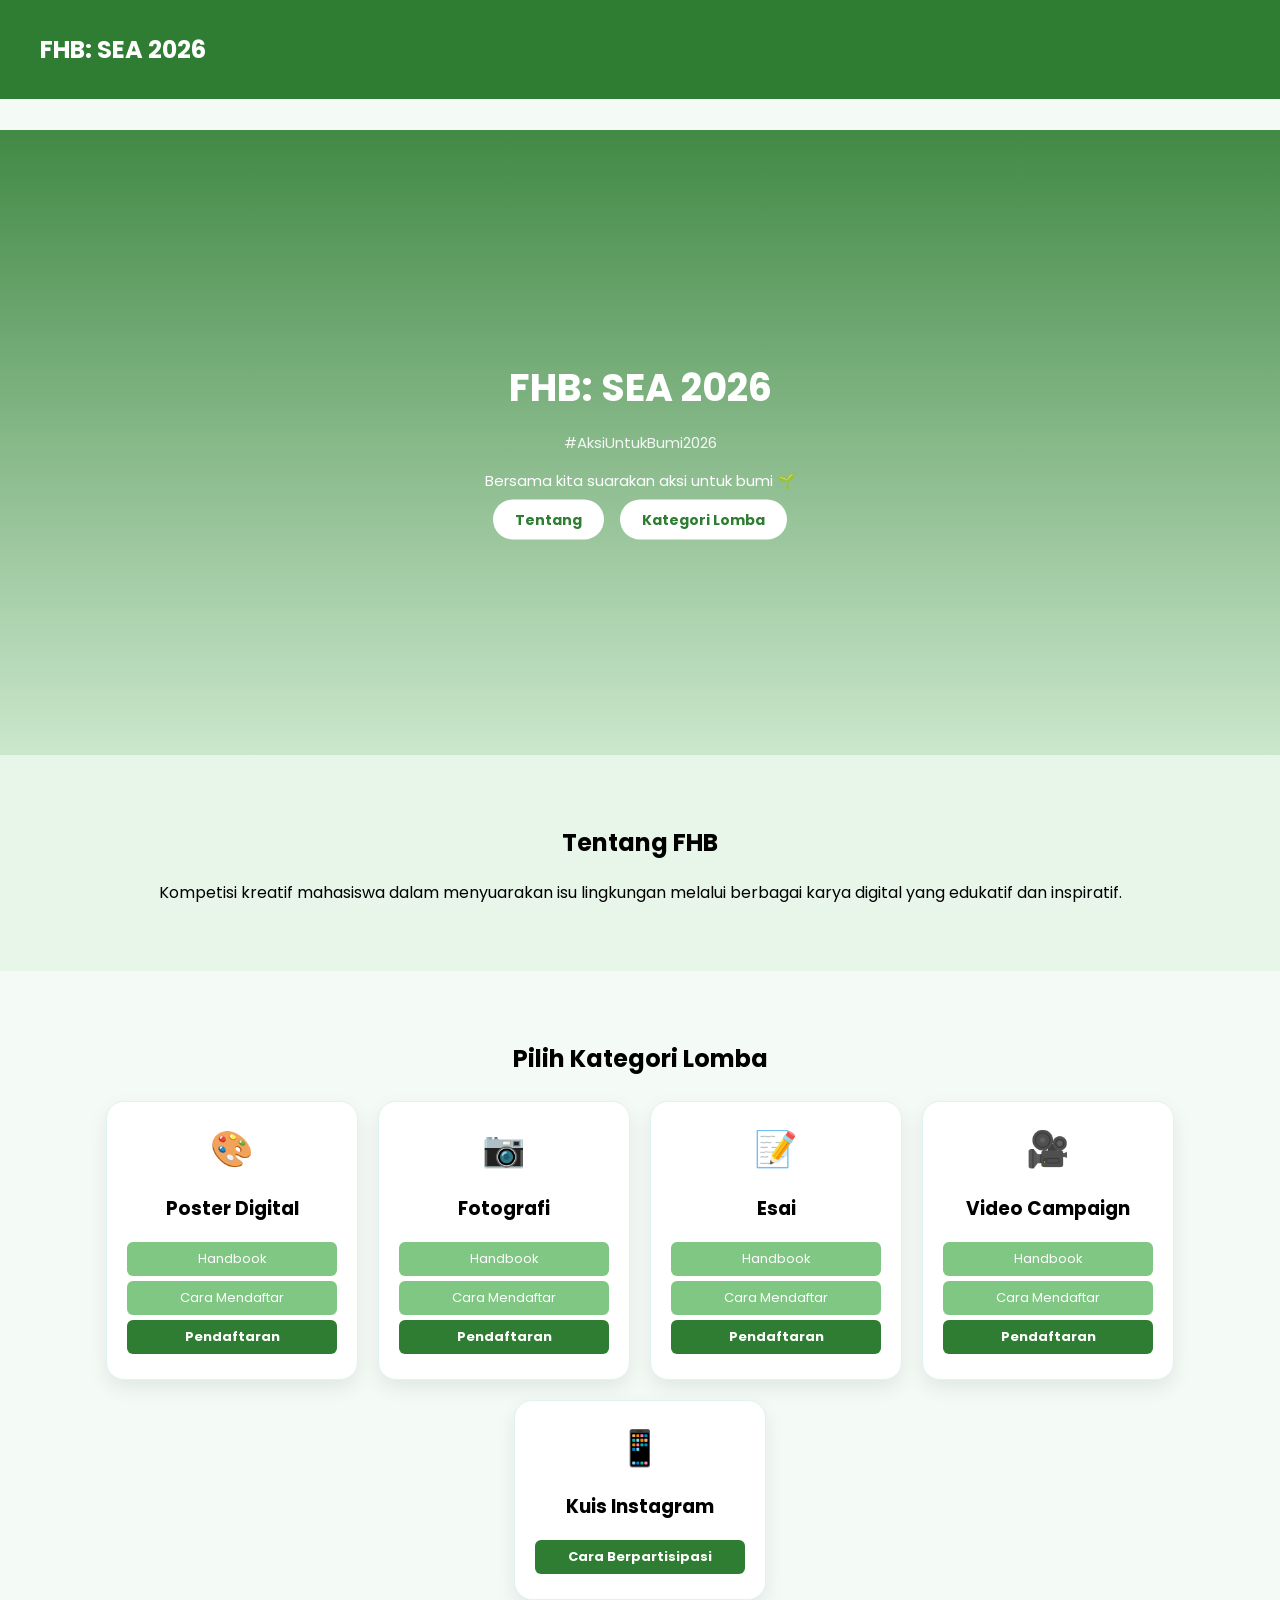
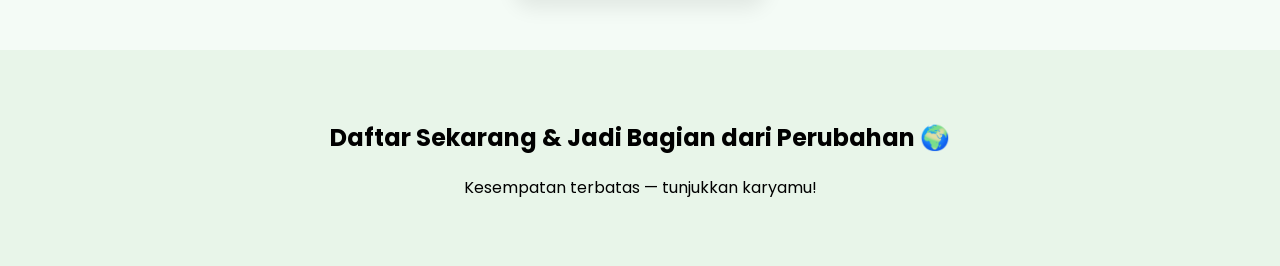
<file: index.html>
<!DOCTYPE html>
<html lang="id">
<head>
<meta charset="UTF-8">
<meta name="viewport" content="width=device-width, initial-scale=1.0">
<title>FHB SEA 2026</title>

<link href="https://fonts.googleapis.com/css2?family=Poppins:wght@300;500;700&display=swap" rel="stylesheet">
<link rel="stylesheet" href="style.css">

</head>

<body>

<nav>
  <h2>FHB: SEA 2026</h2>
</nav>

<!-- HERO -->
<section class="header">
  <div class="overlay"></div>

  <div class="content">
    <h1>FHB: SEA 2026</h1>
    <p class="tagline">#AksiUntukBumi2026</p>
    <p>Bersama kita suarakan aksi untuk bumi 🌱</p>

    <div class="buttons">
      <a href="#tentang">Tentang</a>
      <a href="#kategori">Kategori Lomba</a>
    </div>
  </div>
</section>

<!-- TENTANG -->
<section id="tentang" class="tentang reveal">
  <h2>Tentang FHB</h2>
  <p>
    Kompetisi kreatif mahasiswa dalam menyuarakan isu lingkungan melalui berbagai karya digital
    yang edukatif dan inspiratif.
  </p>
</section>

<!-- KATEGORI -->
<section id="kategori" class="kategori">
  <h2 class="reveal">Pilih Kategori Lomba</h2>

  <div class="card-container">

    <div class="card reveal">
      <div class="icon">🎨</div>
      <h3>Poster Digital</h3>
      <a href="#">Handbook</a>
      <a href="cara-poster.html">Cara Mendaftar</a>
      <a href="#">Pendaftaran</a>
    </div>

    <div class="card reveal">
      <div class="icon">📷</div>
      <h3>Fotografi</h3>
      <a href="#">Handbook</a>
      <a href="cara-foto.html">Cara Mendaftar</a>
      <a href="#">Pendaftaran</a>
    </div>

    <div class="card reveal">
      <div class="icon">📝</div>
      <h3>Esai</h3>
      <a href="#">Handbook</a>
      <a href="cara-esai.html">Cara Mendaftar</a>
      <a href="#">Pendaftaran</a>
    </div>

    <div class="card reveal">
      <div class="icon">🎥</div>
      <h3>Video Campaign</h3>
      <a href="#">Handbook</a>
      <a href="cara-video.html">Cara Mendaftar</a>
      <a href="#">Pendaftaran</a>
    </div>

    <div class="card reveal">
      <div class="icon">📱</div>
      <h3>Kuis Instagram</h3>
      <a href="cara-kuis.html">Cara Berpartisipasi</a>
    </div>

  </div>
</section>

<!-- CTA -->
<section class="cta reveal">
  <h2>Daftar Sekarang & Jadi Bagian dari Perubahan 🌍</h2>
  <p>Kesempatan terbatas — tunjukkan karyamu!</p>
</section>

<script src="script.js"></script>

</body>
</html>
</file>
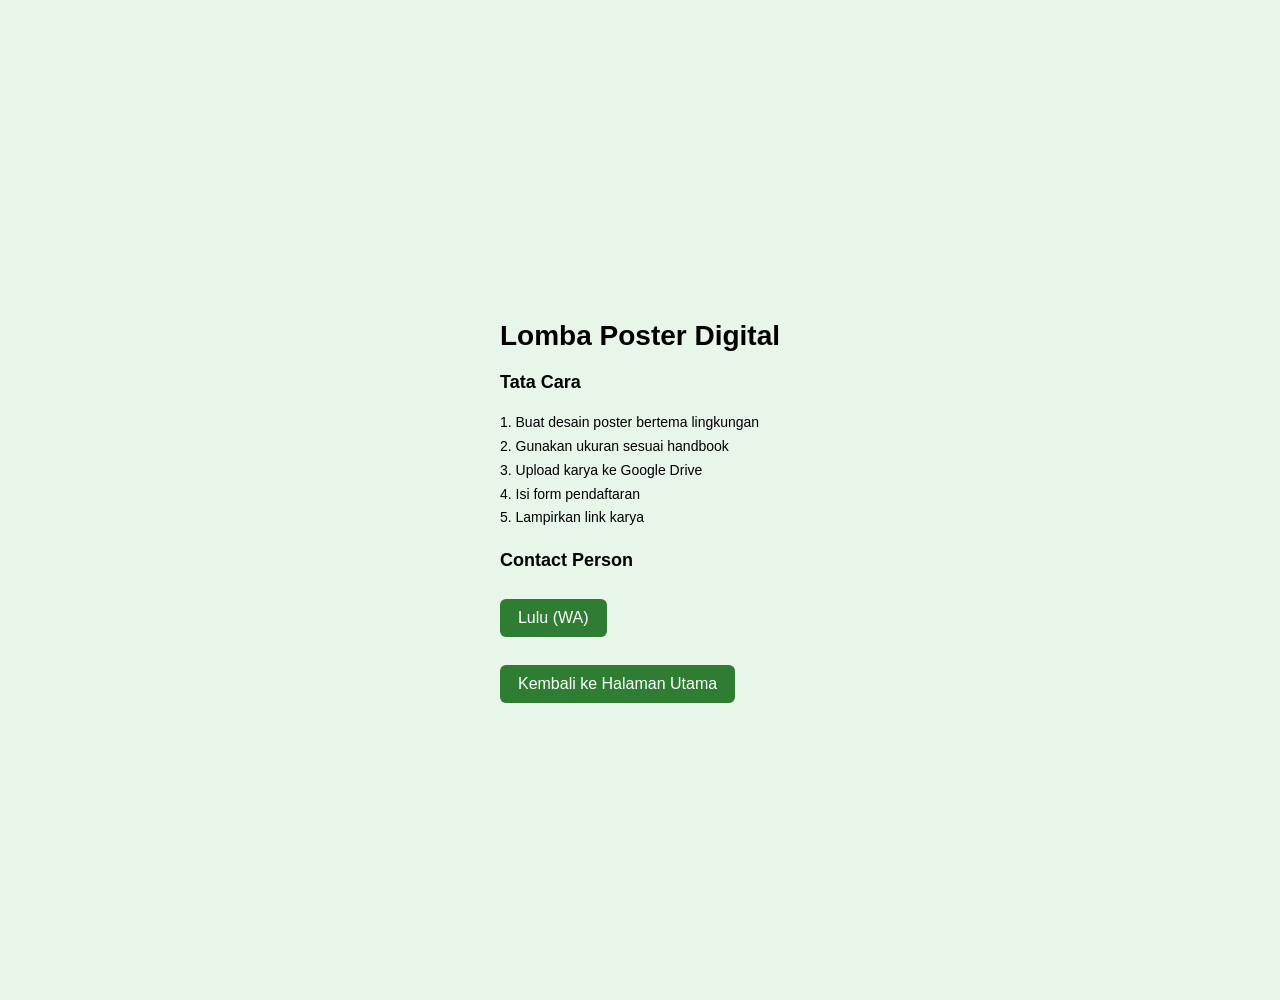
<file: cara-esai.html>
<!DOCTYPE html>
<html lang="id">
<head>
<meta charset="UTF-8">
<meta name="viewport" content="width=device-width, initial-scale=1.0">
<title>Cara Mendaftar Poster</title>
<link rel="stylesheet" href="style.css">
</head>

<body>

<section class="tentang halaman-cara">

  <div class="container-konten">

    <h2>Lomba Poster Digital</h2>

    <h3>Tata Cara</h3>
    <p>
      1. Buat desain poster bertema lingkungan<br>
      2. Gunakan ukuran sesuai handbook<br>
      3. Upload karya ke Google Drive<br>
      4. Isi form pendaftaran<br>
      5. Lampirkan link karya
    </p>

    <h3>Contact Person</h3>
    <a class="btn" href="https://wa.me/6281318195588">Lulu (WA)</a>

    <br><br>

    <a class="btn" href="index.html">Kembali ke Halaman Utama</a>

  </div>

</section>

</body>
</html>
</file>
<file: style.css>
html {
  scroll-behavior: smooth;
}

body {
  margin: 0;
  font-family: 'Poppins', sans-serif;
  background: #f4fbf6;
}

/* NAVBAR */
nav {
  position: sticky;
  top: 0;
  padding: 12px 40px;
  background: #2e7d32;
  color: white;
  z-index: 1000;
  transition: 0.3s;
}

nav.scrolled {
  box-shadow: 0 4px 15px rgba(0,0,0,0.1);
}

/* HERO */
.header {
  height: 70vh;
  background: url('https://images.unsplash.com/photo-1501004318641-b39e6451bec6') center/cover;
  position: relative;
  margin-bottom: -5px; /* FIX garis putih */
}

.overlay {
  position: absolute;
  width: 100%;
  height: 100%;
  background: linear-gradient(to bottom, rgba(46,125,50,0.9), rgba(200,230,201,0.9));
}

.content {
  position: relative;
  top: 50%;
  transform: translateY(-50%);
  text-align: center;
  color: white;
  padding: 0 15px;
}

.content h1 {
  font-size: 38px;
  margin-bottom: 5px;
}

.tagline {
  font-size: 14px;
  opacity: 0.9;
  margin-bottom: 5px;
}

.content p {
  font-size: 15px;
  margin-bottom: 15px;
}

/* BUTTON HERO */
.buttons a {
  padding: 10px 22px;
  margin: 6px;
  background: white;
  color: #2e7d32;
  border-radius: 30px;
  text-decoration: none;
  font-weight: bold;
  font-size: 14px;
  transition: 0.3s;
}

.buttons a:hover {
  background: #c8e6c9;
}

/* SECTION */
.tentang {
  padding: 50px 20px;
  text-align: center;
  background: #e8f5e9;
}

.kategori {
  padding: 50px 20px;
  text-align: center;
  background: #f4fbf6;
}

.kategori h2 {
  margin-bottom: 25px;
}

/* CARD */
.card-container {
  display: flex;
  flex-wrap: wrap;
  justify-content: center;
  gap: 20px;
}

.card {
  background: white;
  padding: 20px;
  width: 210px;
  border-radius: 18px;
  box-shadow: 0 8px 20px rgba(0,0,0,0.08);
  transition: 0.3s;
  border: 1px solid #e0f2f1;
}

.card:hover {
  transform: translateY(-8px);
}

.icon {
  font-size: 35px;
}

/* BUTTON CARD */
.card a {
  display: block;
  margin: 5px 0;
  padding: 7px;
  background: #81c784;
  color: white;
  border-radius: 6px;
  text-decoration: none;
  font-size: 13px;
  transition: 0.3s;
}

.card a:hover {
  background: #66bb6a;
}

.card a:last-child {
  background: #2e7d32;
  font-weight: bold;
}

/* CTA */
.cta {
  background: #e8f5e9;
  padding: 50px 20px;
  text-align: center;
}

/* BUTTON GLOBAL */
.btn {
  display: inline-block;
  padding: 10px 18px;
  background: #2e7d32;
  color: white;
  border-radius: 6px;
  text-decoration: none;
  margin-top: 10px;
  transition: 0.3s;
}

.btn:hover {
  background: #1b5e20;
}

/* ===== HALAMAN CARA DAFTAR ===== */
.halaman-cara {
  min-height: 100vh;
  display: flex;
  align-items: center;
}

.container-konten {
  max-width: 700px;
  margin: auto;
  text-align: left;
}

.container-konten h2 {
  text-align: center;
  font-size: 28px;
  margin-bottom: 20px;
}

.container-konten h3 {
  font-size: 18px;
  margin-top: 20px;
}

.container-konten p {
  font-size: 14px;
  line-height: 1.7;
}

/* ANIMASI */
.reveal {
  opacity: 0;
  transform: translateY(30px);
  transition: 0.5s;
}

.reveal.active {
  opacity: 1;
  transform: translateY(0);
}

/* RESPONSIVE */
@media(max-width:768px){
  .card {
    width: 90%;
  }

  .header {
    height: 60vh;
  }

  .content h1 {
    font-size: 26px;
  }

  .tentang, .kategori {
    padding: 40px 15px;
  }

  /* FIX GARIS PUTIH ANTARA HEADER & SECTION */
.header::after {
  content: "";
  position: absolute;
  bottom: -1px;
  left: 0;
  width: 100%;
  height: 3px;
  background: #e8f5e9;
  z-index: 2;
  }

  /* FIX GAP PUTIH DI BAWAH NAVBAR */
.header {
  margin-top: -1px;
  }

  nav {
  margin-bottom: 0;
  }

.header {
  margin-top: -2px;
  }
}
</file>
